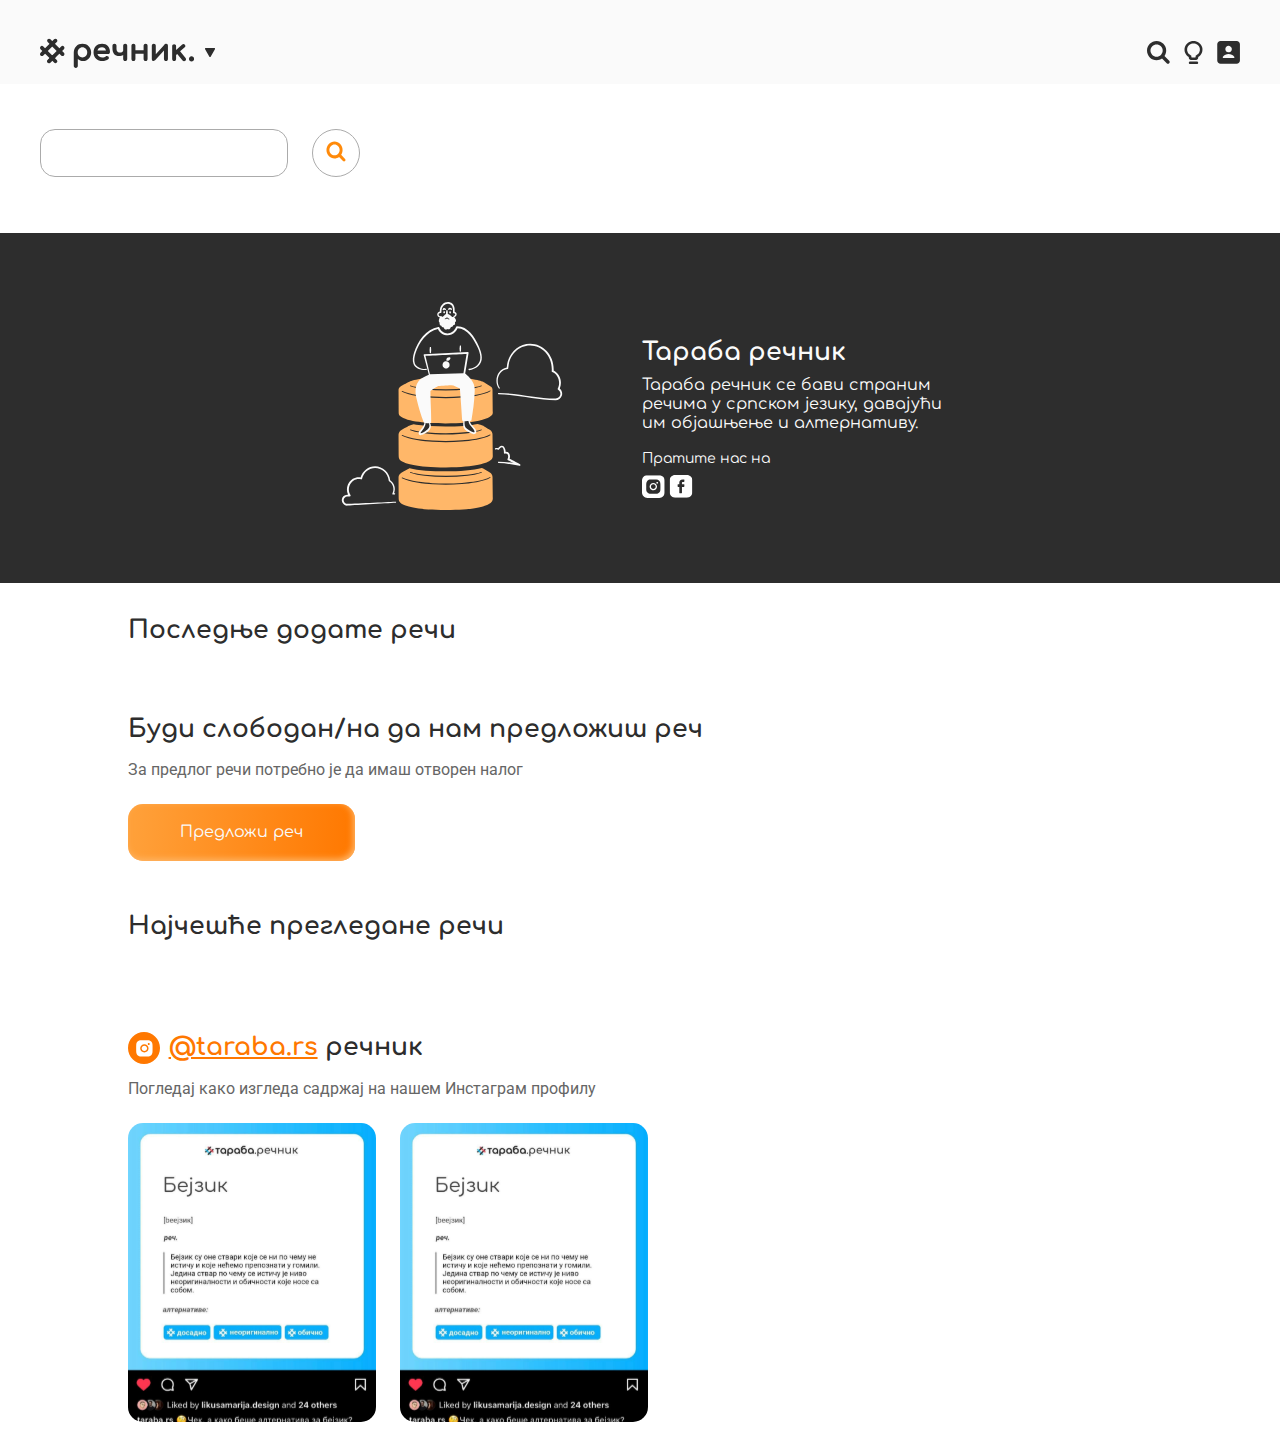
<file: index.html>
<!DOCTYPE html>
<html lang="en">
  <head>
    <meta charset="UTF-8" />
    <meta http-equiv="X-UA-Compatible" content="IE=edge" />
    <meta
      name="viewport"
      content="width=device-width, initial-scale=1.0, maximum-scale=1"
    />
    <title>речник</title>
    <!-- fonts -->
    <link rel="preconnect" href="https://fonts.googleapis.com" />
    <link rel="preconnect" href="https://fonts.gstatic.com" crossorigin />
    <link
      href="https://fonts.googleapis.com/css2?family=Comfortaa:wght@400;700&family=Roboto&display=swap"
      rel="stylesheet"
    />
    <!-- css -->
    <link rel="stylesheet" href="./styles/main.css" />
  </head>

  <body>
    <!-- HEADER -->
    <header class="header">
      <div class="logo__container">
        <img class="logo" src="./slike/logo.svg" alt="Taraba logo" />
        <button class="icon__btn btn__expand">
          <img src="./ikonice/expand.more.svg" alt="" />
        </button>
      </div>
      <div class="header__nav">
        <input
          class="search-word hidden"
          type="search"
          id="search-word"
          name="search-word"
          placeholder="Унесите своју реч овде..."
        />
        <button class="icon__btn btn__search">
          <img src="./ikonice/search.svg" alt="" />
        </button>
        <button class="icon__btn btn__theme">
          <img src="./ikonice/light.svg" alt="" />
        </button>
        <button class="icon__btn btn__login">
          <img src="./ikonice/user.svg" alt="" />
        </button>
      </div>
    </header>
    <!-- HEADER END -->

    <main>
      <!-- NAVIGATION -->
      <nav class="main__nav">
        <div class="nav__container">
          <div class="letter__container">
            <div class="letters"></div>
            <button class="icon__btn btn__search_letter">
              <img src="./ikonice/search-orange.svg" alt="" />
            </button>
          </div>
          <button class="icon__btn btn__nav_expand">
            <img src="./ikonice/bars.svg" alt="" />
          </button>
        </div>

        <div class="drop-menu__container hidden">
          <button class="icon__btn remove__menu">
            <img src="./ikonice/x.svg" alt="" />
          </button>
          <ul class="links">
            <li>
              <a href="#" class="link">Почетна</a>
            </li>
            <li>
              <a href="#" class="link">Речник</a>
            </li>
            <li>
              <a href="#" class="link">Предложи реч</a>
            </li>
            <li>
              <a href="#" class="link">О речнику</a>
            </li>
          </ul>
        </div>
      </nav>
      <!-- NAVIGATION END-->

      <!-- HERO SECTION -->
      <section class="hero__section">
        <div class="hero__img_container">
          <img
            class="hero__img hero__img_light"
            src="./slike/hero.svg"
            alt=""
          />
          <img
            class="hero__img hero__img_dark"
            src="./slike/hero-dark-theme.svg"
            alt=""
          />
        </div>
        <div class="hero__text_container">
          <h2 class="hero__header">Тараба речник</h2>
          <h3 class="hero__subheader subheader__first">
            Тараба речник се бави страним речима у српском језику, давајући им
            објашњење и алтернативу.
          </h3>
          <h3 class="hero__subheader">Пратите нас на</h3>
          <div class="socials__container">
            <img src="./ikonice/instagram-square.svg" alt="" />
            <img src="./ikonice/facebook-square.svg" alt="" />
          </div>
        </div>
      </section>
      <!-- HERO SECTION END -->

      <!-- LAST ADDED -->
      <section class="last-added__section">
        <h2>Последње додате речи</h2>
        <div class="carousel__container">
          <div class="carousel__card_container lastAddedWords"></div>
          <div class="dot__container"></div>
        </div>
      </section>
      <!-- LAST ADDED END -->

      <!-- SUGGEST WORD-->
      <section class="suggest-word__section">
        <h2>Буди слободан/на да нам предложиш реч</h2>
        <p class="section__paragraph">
          За предлог речи потребно је да имаш отворен налог
        </p>
        <button class="btn">Предложи реч</button>
      </section>
      <!-- SUGGEST WORD END -->

      <!-- MOST FREQUENTLY SEARCHED -->
      <section class="frequently__section">
        <h2>Најчешће прегледане речи</h2>
        <div class="carousel__container">
          <div class="carousel__card_container freqWords"></div>
          <div class="dot__container"></div>
        </div>
      </section>
      <!-- MOST FREQUENTLY SEARCHED END-->

      <!-- INSTAGRAM PAGE -->
      <section class="instagram__section">
        <div class="title__align">
          <img
            class="instagram__icon"
            src="./ikonice/instagram-round.svg"
            alt=""
          />
          <h2>
            <a class="instagram__link" href="https://taraba.rs/">@taraba.rs</a>
            речник
          </h2>
        </div>

        <p class="section__paragraph">
          Погледај како изгледа садржај на нашем Инстаграм профилу
        </p>
        <div class="img__container">
          <img src="./slike/insta.pic.svg" alt="" />
          <img src="./slike/insta.pic.svg" alt="" />
        </div>
      </section>
      <!-- INSTAGRAM PAGE END-->
    </main>

    <!-- javascript -->
    <script src="./scripts/script.js" type="module"></script>
  </body>
</html>
</file>
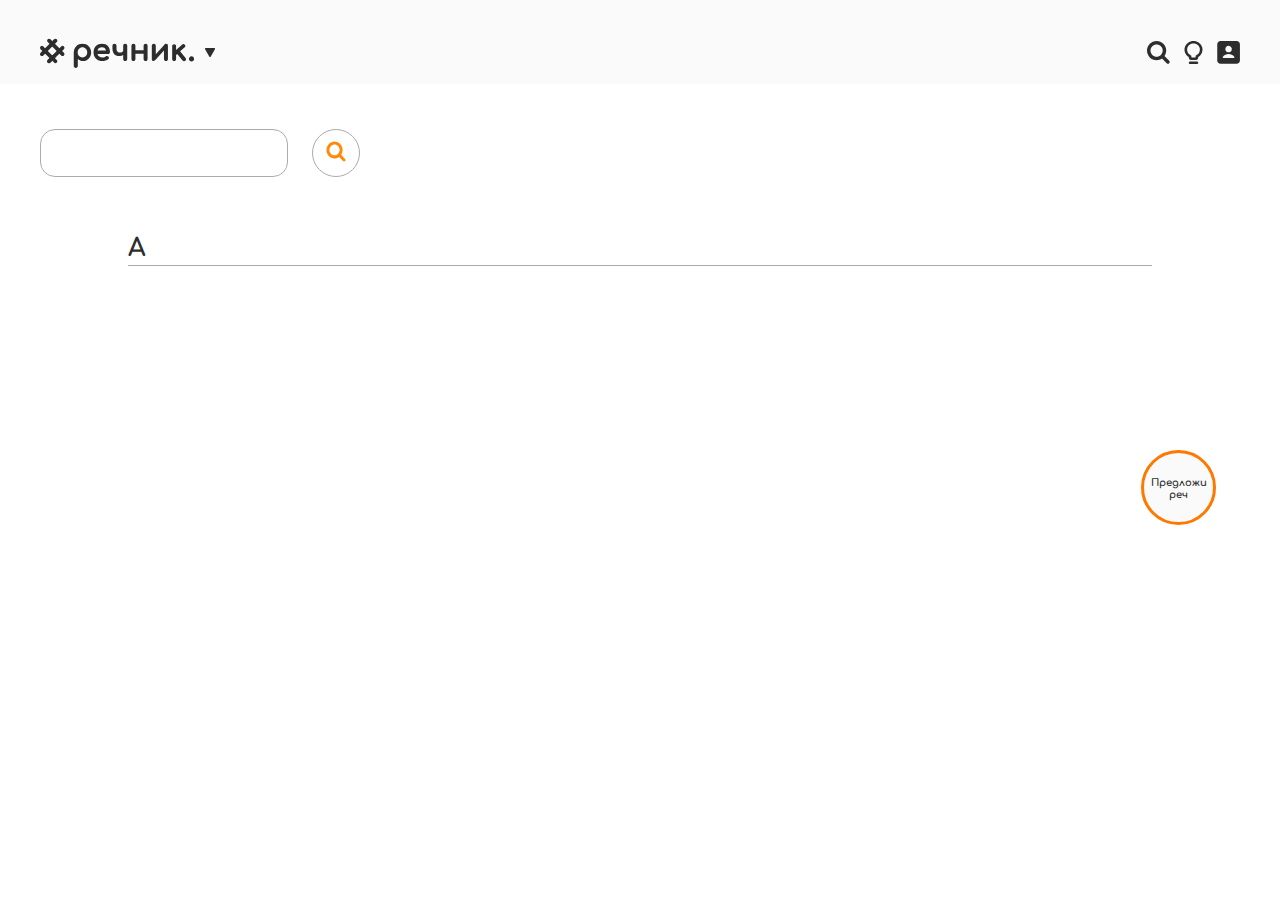
<file: search.html>
<!DOCTYPE html>
<html lang="en">
  <head>
    <meta charset="UTF-8" />
    <meta http-equiv="X-UA-Compatible" content="IE=edge" />
    <meta
      name="viewport"
      content="width=device-width, initial-scale=1.0, maximum-scale=1"
    />
    <title>речник</title>
    <!-- fonts -->
    <link rel="preconnect" href="https://fonts.googleapis.com" />
    <link rel="preconnect" href="https://fonts.gstatic.com" crossorigin />
    <link
      href="https://fonts.googleapis.com/css2?family=Comfortaa:wght@400;700&family=Roboto&display=swap"
      rel="stylesheet"
    />
    <!-- css -->
    <link rel="stylesheet" href="./styles/main.css" />
  </head>

  <body>
    <!-- HEADER -->
    <header class="header">
      <div class="logo__container">
        <img class="logo" src="./slike/logo.svg" alt="Taraba logo" />
        <button class="icon__btn btn__expand">
          <img src="./ikonice/expand.more.svg" alt="" />
        </button>
      </div>
      <div class="header__nav">
        <input
          class="search-word hidden"
          type="search"
          id="search-word"
          name="search-word"
          placeholder="Укуцајте своју реч овде..."
        />
        <button class="icon__btn btn__search">
          <img src="./ikonice/search.svg" alt="" />
        </button>
        <button class="icon__btn btn__theme">
          <img src="./ikonice/light.svg" alt="" />
        </button>
        <button class="icon__btn btn__login">
          <img src="./ikonice/user.svg" alt="" />
        </button>
      </div>
    </header>
    <!-- HEADER END -->

    <main>
      <!-- NAVIGATION -->
      <nav class="main__nav">
        <div class="nav__container">
          <div class="letter__container">
            <div class="letters"></div>
            <button class="icon__btn btn__search_letter">
              <img src="./ikonice/search-orange.svg" alt="" />
            </button>
          </div>
          <button class="icon__btn btn__nav_expand">
            <img src="./ikonice/bars.svg" alt="" />
          </button>
        </div>

        <div class="drop-menu__container hidden">
          <button class="icon__btn remove__menu">
            <img src="./ikonice/x.svg" alt="" />
          </button>
          <ul class="links">
            <li>
              <a href="index.html" class="link">Почетна</a>
            </li>
            <li>
              <a href="#" class="link">Речник</a>
            </li>
            <li>
              <a href="#" class="link">Предложи реч</a>
            </li>
            <li>
              <a href="#" class="link">О речнику</a>
            </li>
          </ul>
        </div>
      </nav>
      <!-- NAVIGATION END-->

      <!-- LETTER RESULT -->
      <section class="letter__result">
        <div class="letter__header_container">
          <h2>A</h2>
          <p class="num-of__words"></p>
        </div>
        <div class="words__container carousel__container"></div>
      </section>

      <!-- SUGGEST WORD-->
      <div class="suggest-word__circle">
        <a href="#" class="suggest__link"><p>Предложи реч</p></a>
      </div>
      <!-- SUGGEST WORD END -->
    </main>
    <!-- javascript -->
    <script src="./scripts/script-search.js" type="module"></script>
  </body>
</html>
</file>
<file: styles/main.css>
* {
  box-sizing: border-box;
  margin: 0;
  padding: 0;
}

body {
  font-family: "Roboto", sans-serif;
}

main {
  padding: 0 0.9375rem;
}
@media (min-width: 48rem) {
  main {
    padding: 0;
  }
}

h2,
h3 {
  font-family: "Comfortaa", cursive;
}

h2,
.instagram__link {
  font-weight: 700;
  font-size: 1.125rem;
  line-height: 1.375rem;
  color: #2d2d2d;
}
@media (min-width: 48rem) {
  h2,
.instagram__link {
    font-size: 1.5625rem;
    line-height: 1.899rem;
  }
}
@media (min-width: 85.375rem) {
  h2,
.instagram__link {
    font-size: 1.875rem;
    line-height: 2.278rem;
  }
}
@media (min-width: 90rem) {
  h2,
.instagram__link {
    font-size: 2rem;
    line-height: 2.43rem;
  }
}

.section__paragraph {
  font-size: 0.875rem;
  line-height: 1rem;
  color: #666666;
}
@media (min-width: 48rem) {
  .section__paragraph {
    font-size: 1rem;
    line-height: 1.1719rem;
  }
}
@media (min-width: 85.375rem) {
  .section__paragraph {
    font-size: 1.25rem;
    line-height: 1.465rem;
  }
}
@media (min-width: 90rem) {
  .section__paragraph {
    font-size: 1.375rem;
    line-height: 1.61rem;
  }
}

.icon__btn {
  border: none;
  background: transparent;
}
.icon__btn :hover {
  cursor: pointer;
}

.btn {
  border: none;
  background: linear-gradient(93.53deg, #ffa039 3.2%, #ff7800 100%);
  box-shadow: inset -2px -2px 6px #ffb769;
  border-radius: 0.9375rem;
  padding: 1.25em 3.25em;
  color: #fafafa;
  font-family: "Comfortaa", cursive;
  font-weight: 400;
  font-size: 0.875rem;
  line-height: 1.0625rem;
  cursor: pointer;
}
@media (min-width: 48rem) {
  .btn {
    font-size: 1rem;
  }
}

.hidden {
  display: none;
}

.underline {
  border-bottom: 2px solid #666666 !important;
}

.carousel__container {
  display: flex;
  flex-direction: column;
  align-items: flex-start;
  gap: 1.5rem;
  margin-bottom: 1.125rem;
}
@media (min-width: 48rem) {
  .carousel__container {
    margin: 0;
  }
}
.carousel__container .carousel__card_container {
  overflow-x: scroll;
  overflow-y: hidden;
  display: flex;
  flex-direction: row;
  gap: 1.5rem;
  max-width: 100%;
}
.carousel__container ::-webkit-scrollbar {
  width: 0px;
  background-color: transparent;
}
.carousel__container .card {
  background: #ffe3c5;
  width: 9rem;
  height: 7.8125rem;
  border-radius: 0.9375rem;
}
@media (min-width: 48rem) {
  .carousel__container .card {
    width: 11.8125rem;
    height: 11.8125rem;
  }
}
@media (min-width: 85.375rem) {
  .carousel__container .card {
    width: 14.425rem;
    height: 14.425rem;
  }
}
@media (min-width: 120rem) {
  .carousel__container .card {
    width: 17rem;
    height: 17rem;
  }
}
.carousel__container .card .card__img_container {
  position: relative;
  top: -5%;
}
@media (min-width: 48rem) {
  .carousel__container .card .card__img_container {
    top: 13%;
  }
}
@media (min-width: 120rem) {
  .carousel__container .card .card__img_container {
    top: -1%;
  }
}
.carousel__container .card .card__img_container .card__img {
  width: 8.5em;
  height: 7.3125rem;
}
@media (min-width: 48rem) {
  .carousel__container .card .card__img_container .card__img {
    width: 11.22rem;
    height: 8.625rem;
  }
}
@media (min-width: 85.375rem) {
  .carousel__container .card .card__img_container .card__img {
    width: 13.696rem;
    height: 10.56875rem;
  }
}
@media (min-width: 120rem) {
  .carousel__container .card .card__img_container .card__img {
    width: 16.206rem;
    height: 17rem;
  }
}
.carousel__container .card .card__words {
  position: relative;
  top: -30.5%;
  background: #2d2d2d;
  height: 2.628125rem;
  border-radius: 0px 0.9375rem 0.9375rem 0.9375rem;
  z-index: 100;
  color: #fafafa;
  text-align: center;
}
@media (min-width: 48rem) {
  .carousel__container .card .card__words {
    top: -4%;
    height: 3.45rem;
  }
}
@media (min-width: 85.375rem) {
  .carousel__container .card .card__words {
    height: 4.21625rem;
  }
}
@media (min-width: 120rem) {
  .carousel__container .card .card__words {
    top: -30%;
    height: 5rem;
  }
}
.carousel__container .card .card__words .serbian__word {
  font-family: "Comfortaa", cursive;
  font-weight: 700;
  font-size: 0.75rem;
  line-height: 0.9375rem;
  padding-top: 0.3125rem;
}
@media (min-width: 48rem) {
  .carousel__container .card .card__words .serbian__word {
    font-size: 1.25rem;
    line-height: 1.51875rem;
    padding-top: 0.45rem;
  }
}
@media (min-width: 120rem) {
  .carousel__container .card .card__words .serbian__word {
    font-size: 1.5rem;
    line-height: 1.8225rem;
  }
}
.carousel__container .card .card__words .english__word {
  font-family: "Roboto", sans-serif;
  font-weight: 300;
  font-size: 0.75rem;
  line-height: 0.875rem;
  padding-bottom: 0.3125rem;
}
@media (min-width: 48rem) {
  .carousel__container .card .card__words .english__word {
    font-size: 1rem;
    line-height: 1.1718rem;
  }
}
@media (min-width: 120rem) {
  .carousel__container .card .card__words .english__word {
    font-size: 1.275rem;
    line-height: 1.611rem;
  }
}
.carousel__container .dot__container {
  display: flex;
  flex-direction: row;
  align-self: center;
  gap: 0.5rem;
}
@media (min-width: 48rem) {
  .carousel__container .dot__container {
    transform: scale(2);
  }
}
.carousel__container .dot {
  background: #ababab;
  height: 0.5rem;
  width: 0.5rem;
  border-radius: 50%;
}

.header {
  display: flex;
  flex-direction: row;
  justify-content: space-between;
  background: #fafafa;
  padding-top: 2.125rem;
  padding-bottom: 0.6875rem;
  padding-left: 0.9375rem;
  padding-right: 0.9375rem;
}
@media (min-width: 48rem) {
  .header {
    padding-left: 2.5rem;
    padding-right: 2.5rem;
  }
}
@media (min-width: 90rem) {
  .header {
    padding-top: 1.977rem;
    padding-bottom: 1.53rem;
  }
}

.logo__container {
  display: flex;
  flex-direction: row;
  align-items: baseline;
  gap: 0.3125rem;
}
.logo__container .logo {
  height: 1.875rem;
}
@media (min-width: 64rem) {
  .logo__container .logo {
    height: 2.25rem;
  }
}
@media (min-width: 85.375rem) {
  .logo__container .logo {
    height: 3.3125rem;
  }
}
@media (min-width: 90rem) {
  .logo__container .logo {
    height: 3.5rem;
  }
}
.logo__container .btn__expand {
  margin-left: 0.1875rem;
  position: relative;
  left: 1%;
  top: -30%;
}
@media (min-width: 85.375rem) {
  .logo__container .btn__expand {
    display: none;
  }
}

.header__nav {
  display: flex;
  flex-direction: row;
  gap: 0.875rem;
}

.header__nav {
  display: flex;
  flex-direction: row;
  align-items: center;
}
.header__nav .search-word {
  height: 2.5rem;
  width: 12.5rem;
  border: 1px solid #ababab;
  border-radius: 0.9375rem;
  padding-left: 1rem;
  font-family: "Comfortaa", cursive;
  font-size: 0.75rem;
}
.header__nav .search-word::-webkit-search-cancel-button {
  -webkit-appearance: none;
}
@media (min-width: 48rem) {
  .header__nav .search-word {
    height: 3rem;
    width: 15.5rem;
    font-size: 0.875rem;
  }
}
@media (min-width: 48rem) {
  .header__nav img {
    max-width: 1.3125rem;
    max-height: 1.3125rem;
  }
}
@media (min-width: 64rem) {
  .header__nav img {
    max-width: 1.875rem;
    max-height: 1.875rem;
  }
}
@media (min-width: 85.375rem) {
  .header__nav img {
    width: 2.1875rem;
  }
}
@media (min-width: 90rem) {
  .header__nav img {
    width: 2.3125rem;
  }
}

@media (min-width: 64rem) {
  .main__nav {
    display: flex;
    flex-direction: row;
    align-items: center;
    justify-content: space-between;
  }
}

.nav__container {
  display: flex;
  flex-direction: row;
  justify-content: space-between;
  padding-top: 1.75rem;
  padding-bottom: 3.5rem;
}
@media (min-width: 48rem) {
  .nav__container {
    padding-top: 2.8125rem;
  }
}
@media (min-width: 90rem) {
  .nav__container {
    padding-top: 2.5rem;
    padding-bottom: 3.75rem;
  }
}
@media (min-width: 48rem) {
  .nav__container .btn__nav_expand img {
    width: 1.95rem;
    height: 0.9225rem;
  }
}
@media (min-width: 64rem) {
  .nav__container .btn__nav_expand img {
    display: none;
  }
}

.letter__container {
  display: flex;
  flex-direction: row;
  gap: 1.5rem;
}
@media (min-width: 90rem) {
  .letter__container {
    gap: 2rem;
  }
}
.letter__container .letters {
  height: 2.5rem;
  width: 12.5rem;
  border: 1px solid #ababab;
  border-radius: 0.9375rem;
  padding-left: 0.6875rem;
  display: flex;
  flex-direction: row;
  align-items: center;
  gap: 1.5rem;
  overflow: hidden;
}
@media (min-width: 48rem) {
  .letter__container .letters {
    height: 3rem;
    width: 15.5rem;
  }
}
@media (min-width: 85.375rem) {
  .letter__container .letters {
    height: 2.5rem;
    width: 44.375rem;
    gap: 0;
    justify-content: space-evenly;
    padding-right: 0.6875rem;
  }
}
.letter__container .letters .letter {
  text-decoration: none;
  text-transform: uppercase;
  font-family: "Comfortaa", cursive;
  font-size: 1.35rem;
  line-height: 1.5rem;
  font-weight: 700;
  color: #ff7800;
  cursor: pointer !important;
}
@media (min-width: 48rem) {
  .letter__container .letters .letter {
    font-size: 1.375rem;
    line-height: 1.6875rem;
  }
}
@media (min-width: 85.375rem) {
  .letter__container .letters .letter {
    font-size: 1.125rem;
    line-height: 1.375rem;
  }
}
.letter__container .btn__search_letter {
  background: transparent;
  width: 2.5rem;
  height: 2.5rem;
  border: 1px solid #ababab;
  border-radius: 50%;
}
@media (min-width: 48rem) {
  .letter__container .btn__search_letter {
    height: 3rem;
    width: 3rem;
  }
}
@media (min-width: 85.375rem) {
  .letter__container .btn__search_letter {
    height: 2.5rem;
    width: 2.5rem;
  }
}
.letter__container .btn__search_letter img {
  width: 1.13125rem;
  height: 1.13125rem;
}
@media (min-width: 48rem) {
  .letter__container .btn__search_letter img {
    width: 1.266875rem;
    height: 1.266875rem;
  }
}
@media (min-width: 85.375rem) {
  .letter__container .btn__search_letter img {
    width: 1.2194rem;
    height: 1.2194rem;
  }
}

.drop-menu__container {
  position: absolute;
  right: 0;
  top: 0;
  z-index: 10000;
  background: #fafafa;
  min-width: 11.6875rem;
  height: -webkit-fit-content;
  height: -moz-fit-content;
  height: fit-content;
  padding-top: 7.5rem;
  padding-bottom: 2.5rem;
}
@media (min-width: 64rem) {
  .drop-menu__container {
    position: unset;
    background: transparent;
    width: auto;
    height: auto;
    padding: 0;
    padding-bottom: 1rem;
  }
}
.drop-menu__container .remove__menu {
  position: relative;
  left: 80%;
  padding-bottom: 1rem;
  padding-bottom: 2.5rem;
}
@media (min-width: 64rem) {
  .drop-menu__container .remove__menu {
    display: none;
  }
}
.drop-menu__container .links {
  list-style: none;
  display: flex;
  flex-direction: column;
  align-items: center;
  gap: 2.5rem;
}
@media (min-width: 64rem) {
  .drop-menu__container .links {
    flex-direction: row;
    gap: 1rem;
  }
}
.drop-menu__container .link {
  font-family: "Comfortaa", cursive;
  font-weight: 400;
  font-size: 0.875rem;
  line-height: 1.063rem;
  color: #666666;
  text-decoration: none;
}
@media (min-width: 64rem) {
  .drop-menu__container .link {
    font-size: 1rem;
    line-height: 1.1875rem;
  }
}
@media (min-width: 90rem) {
  .drop-menu__container .link {
    font-size: 1.25rem;
    line-height: 1.5rem;
  }
}
@media (min-width: 120rem) {
  .drop-menu__container .link {
    font-size: 1.375rem;
    line-height: 1.6875rem;
  }
}
.drop-menu__container .link:hover {
  color: #ff7800;
}

.hero__section {
  background: #2d2d2d;
  border-radius: 0.9375rem;
  color: #fafafa;
  padding-top: 1.5rem;
  padding-bottom: 2rem;
  margin-bottom: 2rem;
}
@media (min-width: 48rem) {
  .hero__section {
    border-radius: 0;
    display: flex;
    flex-direction: row;
    align-items: center;
    justify-content: center;
    gap: 4.625rem;
    padding: 3.5625rem 0;
  }
}
@media (min-width: 85.375rem) {
  .hero__section {
    gap: 10.25rem;
  }
}
@media (min-width: 90rem) {
  .hero__section {
    gap: 11.5rem;
  }
}
@media (min-width: 120rem) {
  .hero__section {
    gap: 21.25rem;
    padding: 4.6875rem;
  }
}

.hero__img_container {
  text-align: center;
  padding: 0.75rem 0;
}
@media (min-width: 48rem) {
  .hero__img_container {
    padding: 0;
  }
}
.hero__img_container .hero__img {
  max-width: 14.5rem;
  max-height: 14.5rem;
}
@media (min-width: 85.375rem) {
  .hero__img_container .hero__img {
    max-width: 22.125rem;
    max-height: 22.125rem;
  }
}
.hero__img_container .hero__img_dark {
  display: none;
}

.hero__text_container {
  max-width: 17.375rem;
  padding-left: 1rem;
}
@media (min-width: 48rem) {
  .hero__text_container {
    padding: 0;
    max-width: 18.875rem;
  }
}
@media (min-width: 85.375rem) {
  .hero__text_container {
    max-width: 28rem;
  }
}
.hero__text_container .hero__header {
  color: #fafafa;
  margin-top: 1.4375rem;
}
@media (min-width: 90rem) {
  .hero__text_container .hero__header {
    font-size: 2.375rem;
  }
}
@media (min-width: 120rem) {
  .hero__text_container .hero__header {
    font-size: 3.052rem;
  }
}
.hero__text_container .hero__subheader {
  font-weight: 400;
  font-size: 0.875rem;
  line-height: 1.0632rem;
  margin-top: 0.5rem;
  padding-bottom: 0.5rem;
}
@media (min-width: 90rem) {
  .hero__text_container .hero__subheader {
    margin-bottom: 1rem;
    font-size: 1rem;
    line-height: 1.215rem;
  }
}
@media (min-width: 48rem) {
  .hero__text_container .subheader__first {
    font-size: 1rem;
    line-height: 1.215rem;
  }
}
@media (min-width: 90rem) {
  .hero__text_container .subheader__first {
    font-size: 1.125rem;
    line-height: 1.367rem;
    margin-top: 1rem;
    margin-bottom: 2.5rem;
  }
}

.socials__container img {
  filter: invert(100);
  filter: brightness(100);
}
@media (min-width: 85.375rem) {
  .socials__container img {
    width: 2.3625rem;
  }
}

.last-added__section {
  padding-bottom: 2rem;
}
@media (min-width: 48rem) {
  .last-added__section {
    padding-bottom: 2.8125rem;
  }
}
@media (min-width: 85.375rem) {
  .last-added__section {
    padding: 0 10.75rem;
    margin-top: 3.5rem;
  }
}
.last-added__section h2 {
  margin-bottom: 1.5rem;
}
@media (min-width: 48rem) {
  .last-added__section .dot__container {
    display: none;
  }
}

.suggest-word__section {
  display: flex;
  flex-direction: column;
  align-items: flex-start;
  gap: 0.5rem;
  padding-bottom: 3.125rem;
}
.suggest-word__section .btn {
  margin-top: 0.5rem;
}
@media (min-width: 48rem) {
  .suggest-word__section {
    gap: 1rem;
  }
}
@media (min-width: 85.375rem) {
  .suggest-word__section {
    padding: 0 10.75rem;
    margin-top: 3.5rem;
  }
}

.suggest-word__circle {
  width: 4rem;
  height: 4rem;
  border-radius: 50%;
  background: #fafafa;
  border: 3px solid #ff7800;
  position: absolute;
  right: 5%;
  top: 50%;
  z-index: 1000;
}
@media (min-width: 48rem) {
  .suggest-word__circle {
    width: 4.6875rem;
    height: 4.6875rem;
  }
}
@media (min-width: 85.375rem) {
  .suggest-word__circle {
    width: 5.9375rem;
    height: 5.9375rem;
  }
}
@media (min-width: 90rem) {
  .suggest-word__circle {
    width: 9.8125rem;
    height: 9.8125rem;
  }
}
.suggest-word__circle .suggest__link {
  text-decoration: none;
  position: relative;
  top: 35%;
}
.suggest-word__circle .suggest__link p {
  font-family: "Comfortaa", cursive;
  font-weight: 400;
  font-size: 0.5625rem;
  line-height: 0.6875rem;
  text-align: center;
  color: #2d2d2d;
}
@media (min-width: 48rem) {
  .suggest-word__circle .suggest__link p {
    font-size: 0.625rem;
    line-height: 0.75rem;
    font-weight: 700;
  }
}
@media (min-width: 85.375rem) {
  .suggest-word__circle .suggest__link p {
    font-size: 0.75rem;
    line-height: 0.9375rem;
    font-weight: 700;
  }
}
@media (min-width: 90rem) {
  .suggest-word__circle .suggest__link p {
    font-size: 1.25rem;
    line-height: 1.5rem;
    font-weight: 700;
  }
}

.frequently__section {
  padding-bottom: 2rem;
}
@media (min-width: 85.375rem) {
  .frequently__section {
    padding: 0 10.75rem;
    margin-top: 3.5rem;
  }
}
.frequently__section h2 {
  margin-bottom: 2.1875rem;
}
@media (min-width: 85.375rem) {
  .frequently__section h2 {
    margin-bottom: 1.5rem;
  }
}
@media (min-width: 90rem) {
  .frequently__section .dot__container {
    display: none;
  }
}

.title__align {
  display: flex;
  flex-direction: row;
  gap: 0.52rem;
  margin-bottom: 0.5rem;
}
@media (min-width: 48rem) {
  .title__align {
    margin-bottom: 1rem;
  }
}

.instagram__icon {
  width: 1.425rem;
}
@media (min-width: 48rem) {
  .instagram__icon {
    width: 2.016rem;
  }
}
@media (min-width: 85.375rem) {
  .instagram__icon {
    width: 2.3125rem;
  }
}

.instagram__link {
  color: #ff7800;
}

.img__container {
  display: flex;
  flex-direction: row;
  gap: 1.5rem;
  padding: 1rem 0;
}
@media (min-width: 48rem) {
  .img__container {
    padding-top: 1.5rem;
  }
}
@media (min-width: 85.375rem) {
  .img__container {
    padding-top: 2rem;
  }
}
.img__container img {
  min-width: 10rem;
  border-radius: 0.9375rem;
}
@media (min-width: 48rem) {
  .img__container img {
    max-width: 15.5rem;
  }
}
@media (min-width: 85.375rem) {
  .img__container img {
    max-width: 18.875rem;
  }
}
@media (min-width: 90rem) {
  .img__container img {
    max-width: 20.0625rem;
  }
}
@media (min-width: 120rem) {
  .img__container img {
    max-width: 26.9375rem;
  }
}

@media (min-width: 48rem) {
  .main__nav,
.last-added__section,
.suggest-word__section,
.frequently__section,
.instagram__section {
    padding-left: 2.5rem;
    padding-right: 2.5rem;
  }
}

@media (min-width: 64rem) {
  .last-added__section,
.suggest-word__section,
.frequently__section,
.instagram__section {
    padding-left: 8rem;
    padding-right: 8rem;
  }
}
@media (min-width: 85.375rem) {
  .last-added__section,
.suggest-word__section,
.frequently__section,
.instagram__section {
    padding: 0 10.75rem;
    margin-top: 3.5rem;
  }
}
@media (min-width: 90rem) {
  .last-added__section,
.suggest-word__section,
.frequently__section,
.instagram__section {
    padding: 0 7.5625rem;
    margin-top: 4.5rem;
  }
}
@media (min-width: 120rem) {
  .last-added__section,
.suggest-word__section,
.frequently__section,
.instagram__section {
    padding: 0 10.0625rem;
  }
}

@media (min-width: 48rem) {
  .letter__result {
    padding: 0 2.5rem;
  }
}
@media (min-width: 64rem) {
  .letter__result {
    padding: 0 8rem;
  }
}
@media (min-width: 85.375rem) {
  .letter__result {
    padding: 0 10.6875rem;
  }
}
@media (min-width: 90rem) {
  .letter__result {
    padding: 0 9.6875rem;
  }
}
@media (min-width: 120rem) {
  .letter__result {
    padding: 0 12.3125rem;
  }
}

.letter__header_container {
  display: flex;
  flex-direction: row;
  gap: 0.3125rem;
  align-items: center;
  padding-bottom: 2px;
}
.letter__header_container p {
  font-size: 1rem;
  line-height: 1.1875rem;
  color: #2d2d2d;
}
@media (min-width: 48rem) {
  .letter__header_container p {
    font-size: 1.5rem;
    line-height: 1.75rem;
  }
}
@media (min-width: 64rem) {
  .letter__header_container p {
    font-size: 1.75rem;
    line-height: 2.0625rem;
  }
}
@media (min-width: 85.375rem) {
  .letter__header_container p {
    font-size: 2rem;
    line-height: 2.375rem;
  }
}

.words__container {
  border-top: 1px solid #ababab;
  padding-top: 2.1875rem;
  display: grid;
  grid-template-columns: 1fr 1fr;
  justify-items: center;
}
@media (min-width: 48rem) {
  .words__container {
    grid-template-columns: repeat(3, 1fr);
  }
}
@media (min-width: 85.375rem) {
  .words__container {
    grid-template-columns: repeat(4, 1fr);
  }
}
@media (min-width: 90rem) {
  .words__container {
    grid-template-columns: repeat(5, 1fr);
  }
}

body.dark {
  background-color: #2d2d2d;
}
body.dark h2,
body.dark h3 {
  color: #fafafa;
}
body.dark .section__paragraph {
  color: #e6e6e6;
}
body.dark .header {
  background: #2d2d2d;
}
body.dark .header img {
  filter: invert(100);
  filter: brightness(100);
}
@media (min-width: 64rem) {
  body.dark .link {
    color: #e6e6e6;
  }
}
body.dark .hero__section {
  background-color: #e6e6e6;
}
body.dark .hero__section .hero__img_container .hero__img_light {
  display: none;
}
body.dark .hero__section .hero__img_container .hero__img_dark {
  display: block;
}
body.dark .hero__section .hero__header,
body.dark .hero__section .hero__subheader {
  color: #2d2d2d;
}
body.dark .hero__section .socials__container img {
  filter: none;
}
body.dark .letter__header_container .num-of__words {
  color: #e6e6e6;
}
body.dark .suggest-word__circle {
  background: #2d2d2d;
}
body.dark .suggest-word__circle .suggest__link p {
  color: #e6e6e6;
}
body.dark .carousel__container .card__words {
  background: #fafafa;
  color: #2d2d2d;
}
body.dark .carousel__container .card__words .serbian__word {
  color: #2d2d2d;
}/*# sourceMappingURL=main.css.map */
</file>
